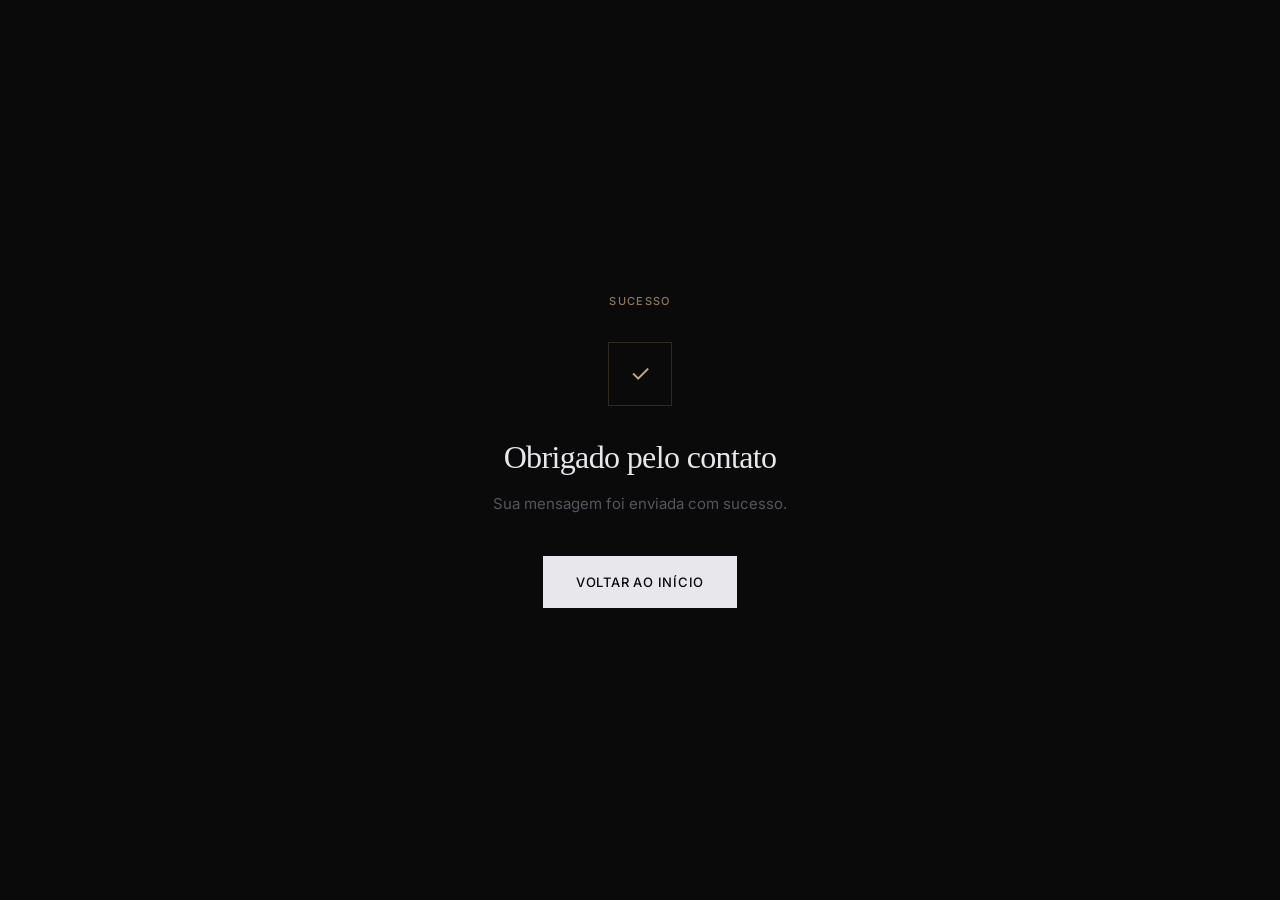
<file: contato/agradecimento/agradecimento.html>
<!DOCTYPE html>
<html lang="pt-BR">
  <head>
    <meta charset="UTF-8" />
    <meta name="viewport" content="width=device-width, initial-scale=1.0" />
    <title>Mensagem enviada — João Pedro</title>

    <!-- SEO -->
    <meta name="description" content="Mensagem enviada com sucesso. João Pedro entrará em contato em breve." />
    <meta name="robots" content="noindex, nofollow" />

    <link rel="preconnect" href="https://fonts.googleapis.com" />
    <link rel="preconnect" href="https://fonts.gstatic.com" crossorigin />
    <link
      href="https://fonts.googleapis.com/css2?family=Inter:wght@300;400;500;600&family=Playfair+Display:ital,wght@0,400;0,500;0,600;0,700;1,400;1,500&display=swap"
      rel="stylesheet"
    />
    <link rel="stylesheet" href="../../css/style.css" />
    <link rel="stylesheet" href="agradecimento.css" />
  </head>
  <body class="page-thanks">
    <main class="thanks-main">
      <div class="thanks-card">
        <span class="thanks-label">Sucesso</span>
        <div class="thanks-check">&check;</div>
        <h1 class="thanks-title">Obrigado pelo contato</h1>
        <p class="thanks-text">
          Sua mensagem foi enviada com sucesso.
        </p>
        <a href="../../index.html" class="btn btn--primary">Voltar ao início</a>
      </div>
    </main>
  </body>
</html>
</file>
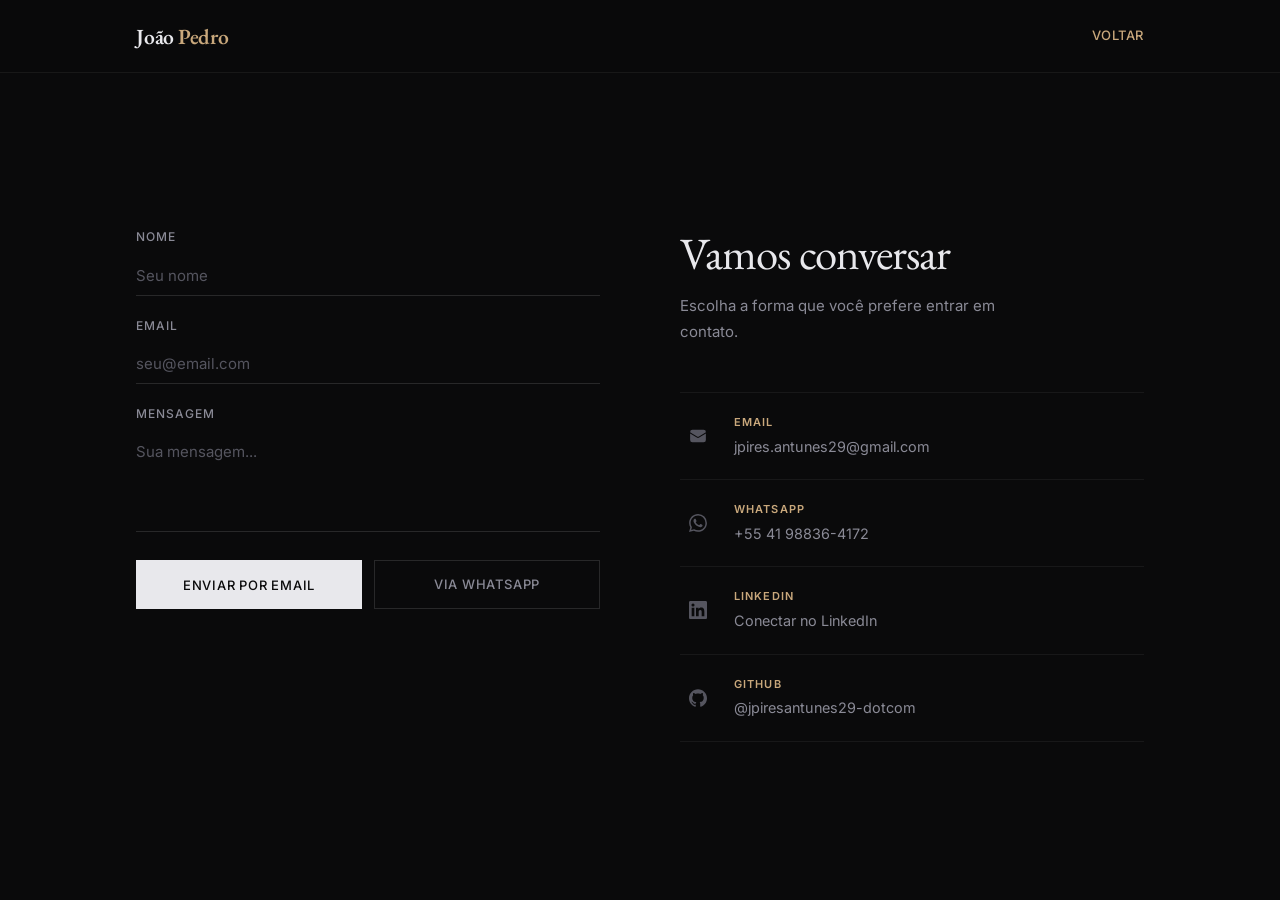
<file: contato/formulario/formulario.html>
<!DOCTYPE html>
<html lang="pt-BR">
  <head>
    <meta charset="UTF-8" />
    <meta name="viewport" content="width=device-width, initial-scale=1.0" />
    <title>Contato — João Pedro · Engenharia de Software</title>

    <!-- SEO -->
    <meta name="description" content="Entre em contato com João Pedro. Envie uma mensagem ou conecte-se pelo LinkedIn, GitHub ou WhatsApp." />
    <meta name="robots" content="noindex, follow" />
    <link rel="canonical" href="https://joaopedroportfolio.vercel.app/contato/formulario/formulario.html" />

    <!-- Open Graph -->
    <meta property="og:type" content="website" />
    <meta property="og:url" content="https://joaopedroportfolio.vercel.app/contato/formulario/formulario.html" />
    <meta property="og:title" content="Contato — João Pedro" />
    <meta property="og:description" content="Entre em contato com João Pedro Pires Antunes. LinkedIn, GitHub, WhatsApp ou email." />
    <meta property="og:image" content="https://joaopedroportfolio.vercel.app/imagens/foto1.jpg" />
    <meta property="og:locale" content="pt_BR" />

    <link rel="preconnect" href="https://fonts.googleapis.com" />
    <link rel="preconnect" href="https://fonts.gstatic.com" crossorigin />
    <link
      href="https://fonts.googleapis.com/css2?family=Inter:wght@300;400;500;600&family=EB+Garamond:ital,wght@0,400;0,500;0,600;0,700;1,400;1,500&display=swap"
      rel="stylesheet"
    />
    <link rel="stylesheet" href="../../css/style.css" />
    <link rel="stylesheet" href="formulario.css" />
  </head>
  <body class="page-form">
    <header class="header">
      <div class="container header__inner">
        <a href="../../index.html" class="logo">João <span>Pedro</span></a>
        <nav class="nav">
          <a href="../../index.html" class="nav__cta">Voltar</a>
        </nav>
      </div>
    </header>

    <main class="contact-main">
      <div class="container contact-grid">
        <!-- Coluna esquerda: Formulário -->
        <div class="contact-form-wrapper">
          <form class="contact-form" action="https://formsubmit.co/jpires.antunes29@gmail.com" method="POST">
            <!-- FormSubmit: redirecionar para página de agradecimento após envio -->
            <input type="hidden" name="_next" value="https://joaopedroportfolio.vercel.app/contato/agradecimento/agradecimento.html">
            <!-- FormSubmit: desabilitar captcha padrão -->
            <input type="hidden" name="_captcha" value="false">
            <!-- FormSubmit: formatar email como tabela -->
            <input type="hidden" name="_template" value="table">
            <!-- FormSubmit: assunto do email -->
            <input type="hidden" name="_subject" value="Nova mensagem do portfólio!">

            <div class="form-field">
              <label for="nome">Nome</label>
              <input
                type="text"
                id="nome"
                name="nome"
                placeholder="Seu nome"
                required
              />
            </div>

            <div class="form-field">
              <label for="email">Email</label>
              <input
                type="email"
                id="email"
                name="email"
                placeholder="seu@email.com"
                required
              />
            </div>

            <div class="form-field">
              <label for="mensagem">Mensagem</label>
              <textarea
                id="mensagem"
                name="mensagem"
                rows="4"
                placeholder="Sua mensagem..."
                required
              ></textarea>
            </div>

            <div class="form-actions">
              <button type="submit" class="btn btn--primary">Enviar por email</button>
              <a href="https://wa.me/5541988364172?text=Olá%20João%20Pedro!%20Gostaria%20de%20conversar%20com%20você." class="btn btn--ghost">Via WhatsApp</a>
            </div>
          </form>
        </div>

        <!-- Coluna direita: Informações -->
        <div class="contact-info">
          <h1 class="contact-title">Vamos conversar</h1>
          <p class="contact-subtitle">Escolha a forma que você prefere entrar em contato.</p>

          <div class="contact-methods">
            <a href="mailto:jpires.antunes29@gmail.com" class="method">
              <span class="method-icon">
                <svg viewBox="0 0 24 24" fill="currentColor" aria-hidden="true">
                  <path d="M1.5 8.67v8.58a3 3 0 0 0 3 3h15a3 3 0 0 0 3-3V8.67l-8.928 5.493a3 3 0 0 1-3.144 0L1.5 8.67z"/>
                  <path d="M22.5 6.908V6.75a3 3 0 0 0-3-3h-15a3 3 0 0 0-3 3v.158l9.714 5.978a1.5 1.5 0 0 0 1.572 0L22.5 6.908z"/>
                </svg>
              </span>
              <div class="method-content">
                <h3 class="method-label">Email</h3>
                <span class="method-link">jpires.antunes29@gmail.com</span>
              </div>
            </a>

            <a href="https://wa.me/5541988364172" class="method">
              <span class="method-icon">
                <svg viewBox="0 0 24 24" fill="currentColor" aria-hidden="true">
                  <path d="M17.472 14.382c-.297-.149-1.758-.867-2.03-.967-.273-.099-.471-.148-.67.15-.197.297-.767.966-.94 1.164-.173.199-.347.223-.644.075-.297-.15-1.255-.463-2.39-1.475-.883-.788-1.48-1.761-1.653-2.059-.173-.297-.018-.458.13-.606.134-.133.297-.347.446-.52.149-.174.198-.298.298-.497.099-.198.05-.371-.025-.52-.075-.149-.669-1.612-.916-2.207-.242-.579-.487-.5-.67-.51-.173-.008-.371-.01-.57-.01-.198 0-.52.074-.792.372-.272.297-1.04 1.016-1.04 2.479 0 1.462 1.065 2.875 1.213 3.074.149.198 2.096 3.2 5.076 4.487.709.306 1.262.489 1.694.625.712.227 1.36.195 1.871.118.571-.085 1.758-.719 2.006-1.413.248-.694.248-1.289.173-1.413-.074-.124-.272-.198-.57-.347m-5.421 7.403h-.004a9.87 9.87 0 0 1-5.031-1.378l-.361-.214-3.741.982.998-3.648-.235-.374a9.86 9.86 0 0 1-1.51-5.26c.001-5.45 4.436-9.884 9.888-9.884 2.64 0 5.122 1.03 6.988 2.898a9.825 9.825 0 0 1 2.893 6.994c-.003 5.45-4.437 9.884-9.885 9.884m8.413-18.297A11.815 11.815 0 0 0 12.05 0C5.495 0 .16 5.335.157 11.892c0 2.096.547 4.142 1.588 5.945L.057 24l6.305-1.654a11.882 11.882 0 0 0 5.683 1.448h.005c6.554 0 11.89-5.335 11.893-11.893a11.821 11.821 0 0 0-3.48-8.413z"/>
                </svg>
              </span>
              <div class="method-content">
                <h3 class="method-label">WhatsApp</h3>
                <span class="method-link">+55 41 98836-4172</span>
              </div>
            </a>

            <a href="https://www.linkedin.com/in/jo%C3%A3o-pedro-pires-antunes-227b053a8" class="method">
              <span class="method-icon">
                <svg viewBox="0 0 24 24" fill="currentColor" aria-hidden="true">
                  <path d="M20.447 20.452h-3.554v-5.569c0-1.328-.027-3.037-1.852-3.037-1.853 0-2.136 1.445-2.136 2.939v5.667H9.351V9h3.414v1.561h.046c.477-.9 1.637-1.85 3.37-1.85 3.601 0 4.267 2.37 4.267 5.455v6.286zM5.337 7.433a2.062 2.062 0 0 1-2.063-2.065 2.064 2.064 0 1 1 2.063 2.065zm1.782 13.019H3.555V9h3.564v11.452zM22.225 0H1.771C.792 0 0 .774 0 1.729v20.542C0 23.227.792 24 1.771 24h20.451C23.2 24 24 23.227 24 22.271V1.729C24 .774 23.2 0 22.225 0z"/>
                </svg>
              </span>
              <div class="method-content">
                <h3 class="method-label">LinkedIn</h3>
                <span class="method-link">Conectar no LinkedIn</span>
              </div>
            </a>

            <a href="https://github.com/jpiresantunes29-dotcom" class="method">
              <span class="method-icon">
                <svg viewBox="0 0 24 24" fill="currentColor" aria-hidden="true">
                  <path d="M12 .297c-6.63 0-12 5.373-12 12 0 5.303 3.438 9.8 8.205 11.385.6.113.82-.258.82-.577 0-.285-.01-1.04-.015-2.04-3.338.724-4.042-1.61-4.042-1.61C4.422 18.07 3.633 17.7 3.633 17.7c-1.087-.744.084-.729.084-.729 1.205.084 1.838 1.236 1.838 1.236 1.07 1.835 2.809 1.305 3.495.998.108-.776.417-1.305.76-1.605-2.665-.3-5.466-1.332-5.466-5.93 0-1.31.465-2.38 1.235-3.22-.135-.303-.54-1.523.105-3.176 0 0 1.005-.322 3.3 1.23.96-.267 1.98-.399 3-.405 1.02.006 2.04.138 3 .405 2.28-1.552 3.285-1.23 3.285-1.23.645 1.653.24 2.873.12 3.176.765.84 1.23 1.91 1.23 3.22 0 4.61-2.805 5.625-5.475 5.92.42.36.81 1.096.81 2.22 0 1.606-.015 2.896-.015 3.286 0 .315.21.69.825.57C20.565 22.092 24 17.592 24 12.297c0-6.627-5.373-12-12-12"/>
                </svg>
              </span>
              <div class="method-content">
                <h3 class="method-label">GitHub</h3>
                <span class="method-link">@jpiresantunes29-dotcom</span>
              </div>
            </a>
          </div>
        </div>
      </div>
    </main>
  </body>
</html>
</file>
<file: css/style.css>
/* Portfólio João Pedro — estilos globais */

/* Variables */
:root {
  --bg:         #0a0a0b;
  --bg-alt:     #0f0f12;
  --bg-card:    #131316;
  --bg-hover:   #19191d;

  --border:     rgba(255, 255, 255, 0.06);
  --border-h:   rgba(255, 255, 255, 0.12);

  --accent:     #c9a87c;
  --accent-dim: rgba(201, 168, 124, 0.08);

  --text:       #e8e8ec;
  --text-mid:   #8a8a96;
  --text-soft:  #55555f;

  --sans: "Inter", system-ui, -apple-system, sans-serif;
  --serif: "EB Garamond", "Georgia", serif;

  --max-w:   1120px;
  --ease:    cubic-bezier(0.25, 0.46, 0.45, 0.94);
}

/* Reset */
*, *::before, *::after {
  margin: 0;
  padding: 0;
  box-sizing: border-box;
}

html {
  scroll-behavior: smooth;
  scroll-padding-top: 80px;
}

body {
  font-family: var(--sans);
  font-size: 1rem;
  font-weight: 400;
  background: var(--bg);
  color: var(--text);
  line-height: 1.7;
  -webkit-font-smoothing: antialiased;
  -moz-osx-font-smoothing: grayscale;
}

img {
  display: block;
  max-width: 100%;
}

a { color: inherit; }

/* Layout */
.container {
  width: 100%;
  max-width: var(--max-w);
  margin: 0 auto;
  padding: 0 clamp(24px, 5vw, 56px);
}

/* Buttons */
.btn {
  display: inline-flex;
  align-items: center;
  gap: 8px;
  padding: 14px 32px;
  font-family: var(--sans);
  font-size: 0.8125rem;
  font-weight: 500;
  letter-spacing: 0.06em;
  text-transform: uppercase;
  text-decoration: none;
  border: 1px solid transparent;
  cursor: pointer;
  transition: all 0.35s var(--ease);
}

.btn--primary {
  background: var(--text);
  color: var(--bg);
  border-color: var(--text);
}

.btn--primary:hover {
  background: var(--accent);
  border-color: var(--accent);
  color: var(--bg);
}

.btn--ghost {
  background: transparent;
  color: var(--text-mid);
  border: 1px solid var(--border-h);
}

.btn--ghost:hover {
  color: var(--text);
  border-color: rgba(255, 255, 255, 0.3);
}

/* Header */
.header {
  position: sticky;
  top: 0;
  z-index: 100;
  background: rgba(10, 10, 11, 0.85);
  backdrop-filter: blur(24px);
  -webkit-backdrop-filter: blur(24px);
  border-bottom: 1px solid var(--border);
}

.header__inner {
  display: flex;
  align-items: center;
  justify-content: space-between;
  height: 72px;
}

.logo {
  font-family: var(--serif);
  font-size: 1.35rem;
  font-weight: 600;
  color: var(--text);
  text-decoration: none;
  letter-spacing: -0.01em;
  word-spacing: -0.05em;
}

.logo span {
  color: var(--accent);
}

.nav {
  display: flex;
  align-items: center;
  gap: 36px;
}

.nav__link {
  color: var(--text-soft);
  text-decoration: none;
  font-size: 0.8125rem;
  font-weight: 400;
  letter-spacing: 0.04em;
  text-transform: uppercase;
  transition: color 0.3s var(--ease);
}

.nav__link:hover {
  color: var(--text);
}

.nav__cta {
  color: var(--accent);
  text-decoration: none;
  font-size: 0.8125rem;
  font-weight: 500;
  letter-spacing: 0.04em;
  text-transform: uppercase;
  padding: 8px 0;
  border-bottom: 1px solid transparent;
  transition: border-color 0.3s var(--ease);
}

.nav__cta:hover {
  border-bottom-color: var(--accent);
}

/* Hero */
.hero {
  position: relative;
  min-height: 100vh;
  display: grid;
  grid-template-columns: 1fr 1fr;
  overflow: hidden;
}

.hero__image {
  position: relative;
  overflow: hidden;
}

.hero__image img {
  width: 100%;
  height: 100%;
  object-fit: cover;
  object-position: 45% 15%;
}

.hero__image::after {
  content: "";
  position: absolute;
  inset: 0;
  background: linear-gradient(
    to right,
    transparent 60%,
    var(--bg) 100%
  );
}

.hero__content {
  display: flex;
  align-items: center;
  padding: 80px 0;
}

.hero__content .container {
  padding-left: 56px;
}

.hero__badge {
  display: inline-flex;
  align-items: center;
  color: var(--accent);
  font-size: 0.75rem;
  font-weight: 500;
  letter-spacing: 0.1em;
  text-transform: uppercase;
  margin-bottom: 32px;
  padding-left: 16px;
  border-left: 2px solid var(--accent);
}

.hero__title {
  font-family: var(--serif);
  font-size: clamp(3rem, 5.5vw, 4.5rem);
  font-weight: 400;
  line-height: 1.05;
  color: #fff;
  letter-spacing: -0.02em;
  margin-bottom: 16px;
}

.hero__dot {
  color: var(--accent);
}

.hero__role {
  font-size: 0.875rem;
  font-weight: 400;
  color: var(--text-soft);
  letter-spacing: 0.06em;
  text-transform: uppercase;
  margin-bottom: 28px;
}

.hero__desc {
  font-size: 1rem;
  line-height: 1.8;
  color: var(--text-mid);
  max-width: 400px;
  margin-bottom: 48px;
}

.hero__actions {
  display: flex;
  gap: 16px;
  flex-wrap: wrap;
}

/* Section */
.section {
  padding: 120px 0;
}

.section--alt {
  background: var(--bg-alt);
  border-top: 1px solid var(--border);
  border-bottom: 1px solid var(--border);
}

.section__header {
  display: flex;
  align-items: baseline;
  gap: 20px;
  margin-bottom: 64px;
}

.section__label {
  font-family: var(--sans);
  font-size: 0.75rem;
  font-weight: 600;
  font-style: normal;
  letter-spacing: 0.06em;
  color: var(--accent);
  opacity: 0.8;
}

.section__title {
  font-family: var(--serif);
  font-size: clamp(1.75rem, 3.5vw, 2.5rem);
  font-weight: 400;
  color: var(--text);
  letter-spacing: -0.02em;
  line-height: 1.2;
}

/* About */
.about {
  display: grid;
  grid-template-columns: 0.9fr 1.1fr;
  gap: 80px;
  align-items: start;
}

.about__photo {
  position: relative;
  overflow: hidden;
}

.about__photo img {
  width: 100%;
  aspect-ratio: 3 / 4;
  object-fit: cover;
  filter: grayscale(20%);
  transition: filter 0.5s var(--ease);
}

.about__photo:hover img {
  filter: grayscale(0%);
}

.about__photo::after {
  content: "";
  position: absolute;
  bottom: 0;
  left: 0;
  right: 0;
  height: 1px;
  background: var(--accent);
  opacity: 0.4;
}

.about__text p {
  color: var(--text-mid);
  margin-bottom: 20px;
  font-size: 0.9375rem;
  line-height: 1.85;
}

.about__text p:last-child {
  margin-bottom: 0;
}

.about__text strong {
  color: var(--text);
  font-weight: 500;
}

/* Education */
.edu {
  display: grid;
  grid-template-columns: 280px 1fr;
  gap: 64px;
  align-items: center;
}

.edu__logo {
  display: flex;
  align-items: center;
  justify-content: center;
}

.edu__logo img {
  width: 100%;
  max-width: 240px;
  object-fit: contain;
  opacity: 0.9;
  transition: opacity 0.3s var(--ease);
}

.edu__logo:hover img {
  opacity: 1;
}

.edu__right {
  padding-top: 0;
}

.edu__status {
  display: inline-block;
  font-size: 0.6875rem;
  font-weight: 600;
  letter-spacing: 0.1em;
  text-transform: uppercase;
  color: var(--accent);
  margin-bottom: 12px;
}

.edu__course {
  font-family: var(--serif);
  font-size: 1.5rem;
  font-weight: 400;
  color: var(--text);
  letter-spacing: -0.01em;
  margin-bottom: 6px;
  line-height: 1.3;
}

.edu__institution {
  color: var(--text-mid);
  font-size: 0.8125rem;
  font-weight: 500;
  letter-spacing: 0.03em;
  text-transform: uppercase;
  margin-bottom: 4px;
}

.edu__year {
  font-size: 0.8125rem;
  color: var(--text-soft);
  letter-spacing: 0.02em;
  margin-bottom: 20px;
}

.edu__desc {
  font-size: 0.9375rem;
  line-height: 1.8;
  color: var(--text-soft);
  max-width: 520px;
}

/* Experience */
.exp-list {
  display: flex;
  flex-direction: column;
}

.exp-item {
  display: grid;
  grid-template-columns: 160px 1fr;
  gap: 48px;
  padding: 40px 0;
  border-bottom: 1px solid var(--border);
  align-items: baseline;
}

.exp-item:first-child {
  border-top: 1px solid var(--border);
}

.exp-item__left {
  padding-top: 2px;
}

.exp-item__area {
  font-size: 0.6875rem;
  font-weight: 600;
  letter-spacing: 0.1em;
  text-transform: uppercase;
  color: var(--accent);
  opacity: 0.8;
}

.exp-item__title {
  font-family: var(--serif);
  font-size: 1.25rem;
  font-weight: 400;
  color: var(--text);
  letter-spacing: -0.01em;
  margin-bottom: 12px;
  line-height: 1.3;
}

.exp-item__desc {
  font-size: 0.9375rem;
  line-height: 1.8;
  color: var(--text-mid);
  max-width: 520px;
}

/* Projects */
.projects-grid {
  display: grid;
  grid-template-columns: repeat(3, 1fr);
  gap: 1px;
  background: var(--border);
}

.project-card {
  background: var(--bg-alt);
  padding: 40px;
  display: flex;
  flex-direction: column;
  transition: background 0.35s var(--ease);
}

.project-card:hover {
  background: var(--bg-hover);
}

.project-card__top {
  display: flex;
  align-items: center;
  justify-content: space-between;
  margin-bottom: 28px;
}

.project-card__tag {
  font-size: 0.6875rem;
  font-weight: 500;
  letter-spacing: 0.1em;
  text-transform: uppercase;
  color: var(--accent);
  opacity: 0.7;
}

.project-card__title {
  font-family: var(--serif);
  font-size: 1.25rem;
  font-weight: 500;
  color: var(--text);
  letter-spacing: -0.01em;
  margin-bottom: 14px;
  line-height: 1.3;
}

.project-card__desc {
  color: var(--text-soft);
  font-size: 0.875rem;
  line-height: 1.75;
  margin-bottom: 32px;
  flex-grow: 1;
}

.project-card__link {
  font-size: 0.75rem;
  font-weight: 500;
  letter-spacing: 0.06em;
  text-transform: uppercase;
  color: var(--text-mid);
  text-decoration: none;
  align-self: flex-start;
  padding-bottom: 4px;
  border-bottom: 1px solid transparent;
  transition: all 0.3s var(--ease);
}

.project-card__link:hover {
  color: var(--text);
  border-bottom-color: var(--accent);
}

/* Technologies */
.tech-strip {
  display: flex;
  flex-wrap: wrap;
  align-items: center;
  justify-content: center;
  gap: 48px;
  padding: 48px 0;
  border-top: 1px solid var(--border);
  border-bottom: 1px solid var(--border);
}

.tech-badge {
  display: flex;
  flex-direction: column;
  align-items: center;
  gap: 12px;
  transition: transform 0.3s var(--ease);
}

.tech-badge:hover {
  transform: translateY(-2px);
}

.tech-badge__icon {
  width: 32px;
  height: 32px;
  object-fit: contain;
  transition: opacity 0.3s var(--ease);
  opacity: 0.85;
}

.tech-badge:hover .tech-badge__icon {
  opacity: 1;
}

.tech-badge__name {
  font-size: 0.6875rem;
  font-weight: 500;
  letter-spacing: 0.08em;
  text-transform: uppercase;
  color: var(--text-soft);
  transition: color 0.3s var(--ease);
}

.tech-badge:hover .tech-badge__name {
  color: var(--text);
}

/* Contact */
.contact-section {
  background: linear-gradient(135deg, #0a0a0b 0%, #131316 100%);
  padding: 120px 0;
  border-top: 1px solid var(--accent);
}

.contact-box {
  background: rgba(255, 255, 255, 0.02);
  border: 1px solid var(--border-h);
  padding: clamp(40px, 5vw, 64px);
  backdrop-filter: blur(10px);
  margin-top: 56px;
}

/* 2-column layout inside contact box */
.contact-cols {
  display: grid;
  grid-template-columns: 1fr 1fr;
  gap: 72px;
  align-items: start;
}

.contact-cols__form .contact-form {
  max-width: none;
  margin: 0;
}

.contact-cols__info {
  padding-top: 4px;
}

.contact-cols__heading {
  font-size: 0.6875rem;
  font-weight: 600;
  letter-spacing: 0.12em;
  text-transform: uppercase;
  color: var(--accent);
  opacity: 0.8;
  margin-bottom: 32px;
}

/* Channel items (contact methods in right column) */
.channels {
  display: flex;
  flex-direction: column;
}

.channel {
  display: flex;
  align-items: center;
  gap: 16px;
  padding: 18px 0;
  border-bottom: 1px solid var(--border);
  text-decoration: none;
  color: inherit;
  transition: padding-left 0.3s var(--ease);
}

.channel:first-child {
  border-top: 1px solid var(--border);
}

.channel:hover {
  padding-left: 6px;
}

.channel__icon {
  display: flex;
  align-items: center;
  justify-content: center;
  width: 32px;
  height: 32px;
  flex-shrink: 0;
  color: var(--text-soft);
  transition: color 0.3s var(--ease);
}

.channel:hover .channel__icon {
  color: var(--accent);
}

.channel__icon svg {
  width: 17px;
  height: 17px;
}

.channel__text {
  display: flex;
  flex-direction: column;
  gap: 2px;
}

.channel__label {
  font-size: 0.6875rem;
  font-weight: 600;
  letter-spacing: 0.1em;
  text-transform: uppercase;
  color: var(--accent);
  opacity: 0.9;
}

.channel__value {
  font-size: 0.875rem;
  color: var(--text-mid);
  transition: color 0.3s var(--ease);
}

.channel:hover .channel__value {
  color: var(--text);
}

.contact-form {
  max-width: 600px;
  margin: 0 auto;
}

.contact-grid {
  display: grid;
  grid-template-columns: 1fr 1fr;
  gap: 24px;
  margin-bottom: 24px;
}

.form-group {
  display: flex;
  flex-direction: column;
  gap: 10px;
}

.form-group label {
  font-size: 0.75rem;
  font-weight: 600;
  letter-spacing: 0.1em;
  text-transform: uppercase;
  color: var(--accent);
  opacity: 0.9;
}

.form-group input,
.form-group textarea {
  font-family: var(--sans);
  font-size: 0.9375rem;
  color: #fff;
  background: rgba(255, 255, 255, 0.04);
  border: 1px solid var(--border-h);
  padding: 14px 16px;
  transition: all 0.3s var(--ease);
}

.form-group input::placeholder,
.form-group textarea::placeholder {
  color: var(--text-soft);
}

.form-group input:focus,
.form-group textarea:focus {
  outline: none;
  background: rgba(255, 255, 255, 0.08);
  border-color: var(--accent);
  box-shadow: 0 0 0 2px rgba(201, 168, 124, 0.1);
}

.form-group textarea {
  resize: vertical;
  min-height: 140px;
}

.contact-grid .form-group:last-child {
  grid-column: 1 / -1;
}

.contact-btn {
  width: 100%;
  padding: 16px 32px;
  margin-top: 16px;
  font-family: var(--sans);
  font-size: 0.8125rem;
  font-weight: 600;
  letter-spacing: 0.08em;
  text-transform: uppercase;
  color: var(--bg);
  background: var(--accent);
  border: 1px solid var(--accent);
  cursor: pointer;
  transition: all 0.35s var(--ease);
}

.contact-btn:hover {
  background: transparent;
  color: var(--accent);
  box-shadow: 0 0 0 2px var(--accent);
}

.contact-socials {
  display: flex;
  justify-content: center;
  align-items: center;
  gap: 32px;
  margin-top: 56px;
  padding-top: 40px;
  border-top: 1px solid var(--border-h);
}

.social-item {
  display: flex;
  flex-direction: column;
  align-items: center;
  gap: 8px;
  text-decoration: none;
  transition: all 0.3s var(--ease);
}

.social-icon {
  font-size: 1.5rem;
  display: block;
}

.social-label {
  font-size: 0.75rem;
  font-weight: 500;
  letter-spacing: 0.08em;
  text-transform: uppercase;
  color: var(--text-soft);
  transition: color 0.3s var(--ease);
}

.social-item:hover .social-label {
  color: var(--accent);
}

.social-item:hover .social-icon {
  transform: scale(1.2);
}

/* Footer */
.footer {
  border-top: 1px solid var(--border);
  padding: 56px 0;
}

.footer__inner {
  display: flex;
  align-items: center;
  justify-content: space-between;
  flex-wrap: wrap;
  gap: 24px;
}

.footer .logo {
  font-size: 1.1rem;
  color: var(--text-soft);
}

.footer__copy {
  color: var(--text-soft);
  font-size: 0.75rem;
  letter-spacing: 0.04em;
}

.footer__icons {
  display: flex;
  gap: 16px;
  align-items: center;
}

.footer__icon {
  display: flex;
  align-items: center;
  justify-content: center;
  width: 32px;
  height: 32px;
  color: var(--text-mid);
  text-decoration: none;
  transition: all 0.3s var(--ease);
}

.footer__icon:hover {
  color: var(--accent);
  transform: scale(1.15);
}

.footer__icon svg {
  width: 16px;
  height: 16px;
}

.footer__socials {
  display: flex;
  gap: 12px;
  align-items: center;
}

.footer__social {
  font-size: 0.9rem;
  text-decoration: none;
  opacity: 0.7;
  transition: opacity 0.3s var(--ease), transform 0.3s var(--ease);
}

.footer__social:hover {
  opacity: 1;
  transform: scale(1.15);
}

/* Contact (legacy) */
.contact {
  display: grid;
  grid-template-columns: 1fr auto;
  gap: 64px;
  align-items: start;
}

.contact__info {
  display: flex;
  flex-direction: column;
  gap: 32px;
}

.contact__item {
  display: flex;
  flex-direction: column;
  gap: 8px;
}

.contact__label {
  font-size: 0.6875rem;
  font-weight: 600;
  letter-spacing: 0.1em;
  text-transform: uppercase;
  color: var(--accent);
  opacity: 0.8;
}

.contact__link {
  font-size: 1rem;
  font-weight: 400;
  color: var(--text);
  text-decoration: none;
  transition: color 0.3s var(--ease);
}

.contact__link:hover {
  color: var(--accent);
}

.contact__icons {
  display: flex;
  flex-direction: column;
  gap: 20px;
}

.contact__icon {
  width: 48px;
  height: 48px;
  display: flex;
  align-items: center;
  justify-content: center;
  color: var(--text-mid);
  border: 1px solid var(--border-h);
  transition: all 0.3s var(--ease);
  text-decoration: none;
}

.contact__icon:hover {
  color: var(--accent);
  border-color: var(--accent);
  background: var(--accent-dim);
}

.contact__icon svg {
  width: 24px;
  height: 24px;
}

/* --- Hamburger Menu & Checkbox Hack --- */
.menu-toggle {
  display: none !important;
}

.hamburger {
  display: none;
  cursor: pointer;
  padding: 12px;
  background: transparent;
  border: 0;
  margin-right: -12px;
  z-index: 110;
}

.hamburger-box {
  width: 24px;
  height: 18px;
  display: inline-block;
  position: relative;
}

.hamburger-inner,
.hamburger-inner::before,
.hamburger-inner::after {
  width: 24px;
  height: 2px;
  background-color: var(--text);
  position: absolute;
  transition: transform 0.25s var(--ease), background-color 0.25s var(--ease);
}

.hamburger-inner {
  top: 50%;
  transform: translateY(-50%);
}

.hamburger-inner::before,
.hamburger-inner::after {
  content: "";
  display: block;
}

.hamburger-inner::before {
  top: -7px;
}

.hamburger-inner::after {
  bottom: -7px;
}

/* Animação do Hamburger para o X */
.menu-toggle:checked ~ .hamburger .hamburger-inner {
  background-color: transparent;
}

.menu-toggle:checked ~ .hamburger .hamburger-inner::before {
  transform: translateY(7px) rotate(45deg);
}

.menu-toggle:checked ~ .hamburger .hamburger-inner::after {
  transform: translateY(-7px) rotate(-45deg);
}

/* Responsive */
@media (max-width: 960px) {
  .section {
    padding: 80px 0;
  }

  .hamburger {
    display: block;
  }

  /* Menu Mobile Overlay */
  .nav {
    position: fixed;
    top: 72px;
    left: 0;
    width: 100%;
    height: calc(100vh - 72px);
    background: rgba(10, 10, 11, 0.95);
    backdrop-filter: blur(20px);
    -webkit-backdrop-filter: blur(20px);
    flex-direction: column;
    justify-content: center;
    align-items: center;
    gap: 32px;
    padding: 40px;
    z-index: 100;
    opacity: 0;
    visibility: hidden;
    transform: translateY(-10px);
    transition: opacity 0.3s var(--ease), transform 0.3s var(--ease), visibility 0.3s;
    border-bottom: 1px solid var(--border);
  }

  /* Mostrar menu quando o checkbox está marcado */
  .menu-toggle:checked ~ .nav {
    opacity: 1;
    visibility: visible;
    transform: translateY(0);
  }

  .nav__link,
  .nav__cta {
    display: inline-block !important;
    font-size: 1.25rem !important;
    font-weight: 500;
    letter-spacing: 0.08em;
    opacity: 0.8;
    transition: opacity 0.3s var(--ease), color 0.3s var(--ease);
  }

  .nav__link:hover,
  .nav__cta:hover {
    opacity: 1;
    color: var(--accent);
  }

  .hero {
    grid-template-columns: 1fr;
    min-height: auto;
  }

  .hero__image {
    height: 45vh;
  }

  .hero__image::after {
    background: linear-gradient(
      to bottom,
      transparent 30%,
      var(--bg) 100%
    );
  }

  .hero__content {
    padding: 40px 0 80px;
    margin-top: 0;
    position: relative;
    z-index: 2;
  }

  .hero__content .container {
    padding-left: clamp(24px, 5vw, 56px);
  }

  .about {
    grid-template-columns: 1fr;
    gap: 40px;
  }

  .about__photo img {
    aspect-ratio: 4 / 3;
    object-position: center 25%;
  }

  .exp-item {
    grid-template-columns: 1fr;
    gap: 12px;
  }

  .contact-cols {
    grid-template-columns: 1fr;
    gap: 48px;
  }

  .contact {
    grid-template-columns: 1fr;
    gap: 40px;
  }

  .contact__icons {
    flex-direction: row;
    justify-content: flex-start;
  }

  .projects-grid {
    grid-template-columns: 1fr;
  }

  .tech-strip {
    gap: 32px;
  }

  .edu {
    grid-template-columns: 1fr;
    gap: 32px;
  }

  .edu__logo {
    justify-content: flex-start;
  }

  .edu__logo img {
    max-width: 160px;
  }
}

@media (max-width: 640px) {
  .section {
    padding: 60px 0;
  }

  .section__header {
    margin-bottom: 32px;
  }

  .hero__content {
    padding-bottom: 48px;
  }

  .hero__title {
    font-size: 2.75rem;
  }

  .hero__actions {
    flex-direction: column;
    gap: 12px;
  }

  .hero__actions .btn {
    width: 100%;
    justify-content: center;
  }

  .edu {
    grid-template-columns: 1fr;
    gap: 20px;
  }

  .edu__logo {
    justify-content: flex-start;
  }

  .edu__logo img {
    max-width: 140px;
  }

  .exp-card {
    padding: 24px;
  }

  .project-card {
    padding: 32px;
  }

  .tech-strip {
    gap: 20px;
    justify-content: center;
  }

  .tech-badge__icon {
    width: 28px;
    height: 28px;
  }

  .footer__inner {
    flex-direction: column;
    align-items: center;
    text-align: center;
    gap: 16px;
  }
}
</file>
<file: contato/agradecimento/agradecimento.css>
/* Página de agradecimento */

.page-thanks {
  min-height: 100vh;
  background-color: var(--bg);
}

.thanks-main {
  min-height: 100vh;
  display: flex;
  align-items: center;
  justify-content: center;
  padding: 40px clamp(24px, 5vw, 56px);
}

.thanks-card {
  width: 100%;
  max-width: 420px;
  text-align: center;
}

.thanks-label {
  font-size: 0.6875rem;
  font-weight: 500;
  letter-spacing: 0.12em;
  text-transform: uppercase;
  color: var(--accent);
  opacity: 0.7;
  display: block;
  margin-bottom: 32px;
}

.thanks-check {
  width: 64px;
  height: 64px;
  margin: 0 auto 32px;
  display: flex;
  align-items: center;
  justify-content: center;
  font-size: 1.5rem;
  color: var(--accent);
  border: 1px solid rgba(201, 168, 124, 0.2);
}

.thanks-title {
  font-family: var(--serif);
  font-size: clamp(1.5rem, 3vw, 2rem);
  font-weight: 400;
  color: var(--text);
  letter-spacing: -0.02em;
  line-height: 1.2;
  margin-bottom: 14px;
}

.thanks-text {
  color: var(--text-soft);
  font-size: 0.9375rem;
  line-height: 1.7;
  margin-bottom: 40px;
}

@media (max-width: 640px) {
  .thanks-title {
    font-size: 1.5rem;
  }
}
</file>
<file: contato/formulario/formulario.css>
/* Página de contato — layout 2 colunas */

.page-form {
  min-height: 100vh;
  display: flex;
  flex-direction: column;
  background-color: var(--bg);
}

.contact-main {
  flex: 1;
  display: flex;
  align-items: center;
  padding: 80px clamp(24px, 5vw, 56px);
}

.contact-grid {
  display: grid;
  grid-template-columns: 1fr 1fr;
  gap: 80px;
  align-items: start;
}

/* Formulário */
.contact-form-wrapper {
  padding-top: 20px;
}

.contact-form {
  display: flex;
  flex-direction: column;
  gap: 20px;
}

.form-field {
  display: flex;
  flex-direction: column;
  gap: 8px;
}

.form-field label {
  font-size: 0.75rem;
  font-weight: 500;
  letter-spacing: 0.08em;
  text-transform: uppercase;
  color: var(--text-mid);
}

.form-field input,
.form-field textarea {
  font-family: var(--sans);
  font-size: 0.9375rem;
  color: var(--text);
  background: transparent;
  border: none;
  border-bottom: 1px solid var(--border-h);
  padding: 10px 0;
  transition: border-color 0.3s var(--ease);
  resize: none;
}

.form-field input::placeholder,
.form-field textarea::placeholder {
  color: var(--text-soft);
}

.form-field input:focus,
.form-field textarea:focus {
  outline: none;
  border-bottom-color: var(--accent);
}

.form-field textarea {
  min-height: 100px;
  padding: 10px 0;
}

.form-actions {
  display: flex;
  gap: 12px;
  flex-wrap: wrap;
  margin-top: 8px;
}

.form-actions .btn {
  flex: 1;
  min-width: 160px;
  justify-content: center;
  padding: 12px 20px;
}

/* Informações de contato */
.contact-info {
  padding-top: 20px;
}

.contact-title {
  font-family: var(--serif);
  font-size: clamp(2rem, 4vw, 2.8rem);
  font-weight: 400;
  color: var(--text);
  letter-spacing: -0.02em;
  margin-bottom: 12px;
  line-height: 1.2;
}

.contact-subtitle {
  font-size: 0.9375rem;
  color: var(--text-mid);
  line-height: 1.7;
  margin-bottom: 48px;
  max-width: 340px;
}

.contact-methods {
  display: flex;
  flex-direction: column;
  gap: 0;
}

.method {
  display: flex;
  gap: 18px;
  align-items: center;
  padding: 20px 0;
  border-bottom: 1px solid var(--border);
  text-decoration: none;
  color: inherit;
  transition: all 0.3s var(--ease);
}

.method:first-child {
  border-top: 1px solid var(--border);
}

.method:hover {
  padding-left: 8px;
}

.method-icon {
  display: flex;
  align-items: center;
  justify-content: center;
  width: 36px;
  height: 36px;
  flex-shrink: 0;
  color: var(--text-soft);
  transition: color 0.3s var(--ease);
}

.method:hover .method-icon {
  color: var(--accent);
}

.method-icon svg {
  width: 18px;
  height: 18px;
}

.method-content {
  flex: 1;
}

.method-label {
  font-size: 0.6875rem;
  font-weight: 600;
  letter-spacing: 0.1em;
  text-transform: uppercase;
  color: var(--accent);
  margin-bottom: 3px;
  display: block;
}

.method-link {
  font-size: 0.9rem;
  color: var(--text-mid);
  display: block;
  transition: color 0.3s var(--ease);
}

.method:hover .method-link {
  color: var(--text);
}

/* Responsivo */
@media (max-width: 960px) {
  .contact-grid {
    grid-template-columns: 1fr;
    gap: 56px;
  }

  .contact-main {
    padding: 56px clamp(24px, 5vw, 56px);
  }

  .contact-subtitle {
    margin-bottom: 32px;
  }

  .form-actions {
    flex-direction: column;
  }

  .form-actions .btn {
    width: 100%;
    min-width: unset;
  }
}

@media (max-width: 640px) {
  .contact-main {
    padding: 40px clamp(24px, 5vw, 32px);
  }

  .contact-title {
    font-size: 1.75rem;
  }

  .contact-grid {
    gap: 40px;
  }
}
</file>
